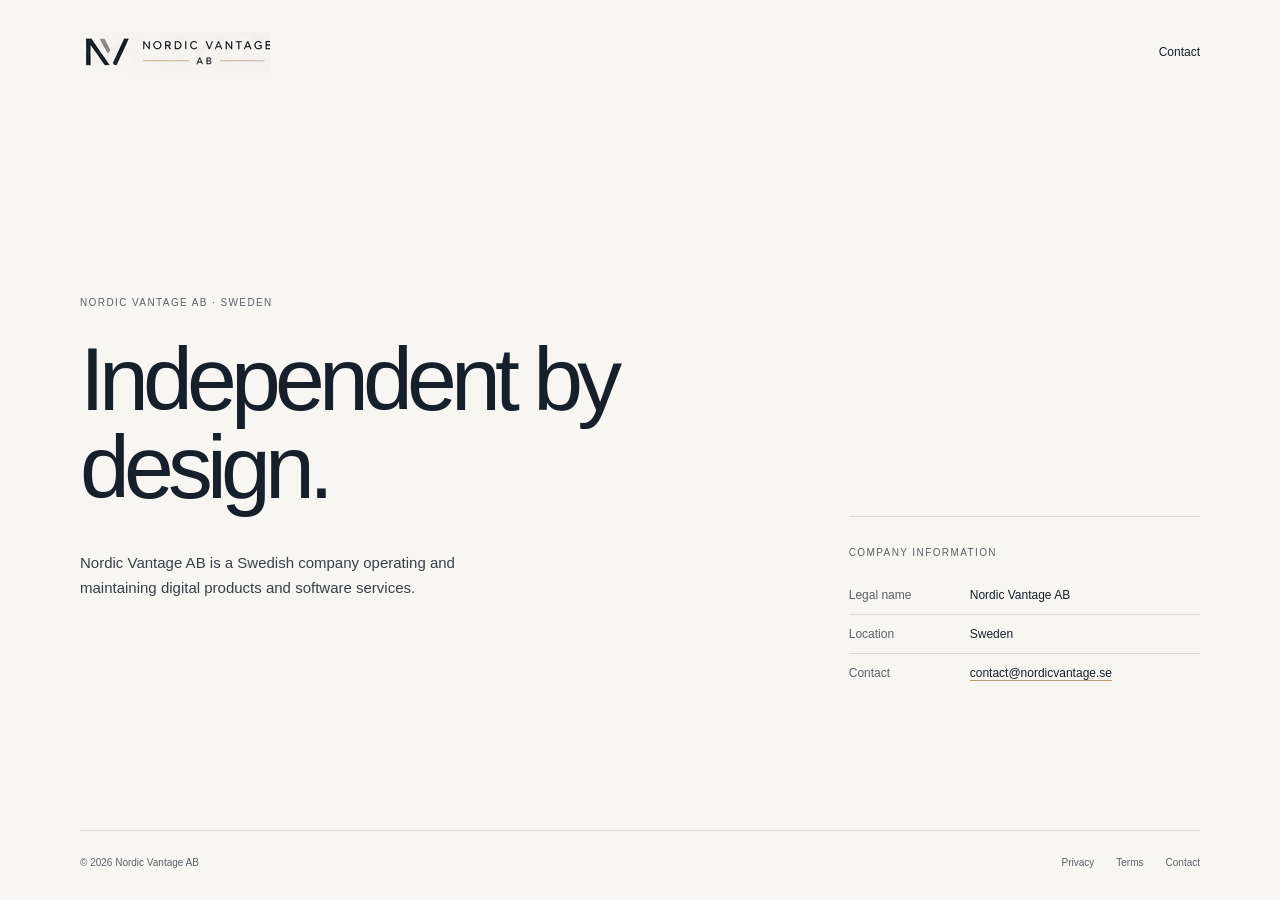
<file: index.html>
<!doctype html>
<html lang="en">
<head>
  <meta charset="utf-8">
  <meta name="viewport" content="width=device-width, initial-scale=1">
  <meta name="description" content="Nordic Vantage AB is an independent Swedish company.">
  <meta name="theme-color" content="#F7F6F3">
  <link rel="icon" href="assets/monogram-approved.png" type="image/png">
  <link rel="stylesheet" href="styles.css">
  <title>Nordic Vantage AB</title>
</head>
<body>
  <header class="site-header">
    <a class="brand" href="/" aria-label="Nordic Vantage AB home">
      <img src="assets/logo-approved.png" width="190" height="41" alt="Nordic Vantage AB">
    </a>
    <a class="contact-link" href="mailto:contact@nordicvantage.se">Contact</a>
  </header>

  <main>
    <section class="intro" aria-labelledby="page-title">
      <p class="eyebrow">Nordic Vantage AB · Sweden</p>
      <h1 id="page-title">Independent by design.</h1>
      <p class="summary">Nordic Vantage AB is a Swedish company operating and maintaining digital products and software services.</p>
    </section>

    <section class="company" aria-labelledby="company-title">
      <p class="eyebrow" id="company-title">Company information</p>
      <dl>
        <div><dt>Legal name</dt><dd>Nordic Vantage AB</dd></div>
        <div><dt>Location</dt><dd>Sweden</dd></div>
        <div><dt>Contact</dt><dd><a href="mailto:contact@nordicvantage.se">contact@nordicvantage.se</a></dd></div>
      </dl>
    </section>
  </main>

  <footer>
    <p>© <span id="year"></span> Nordic Vantage AB</p>
    <nav aria-label="Legal navigation">
      <a href="privacy.html">Privacy</a>
      <a href="terms.html">Terms</a>
      <a href="support.html">Contact</a>
    </nav>
  </footer>
  <script>document.querySelector('#year').textContent = new Date().getFullYear();</script>
</body>
</html>
</file>
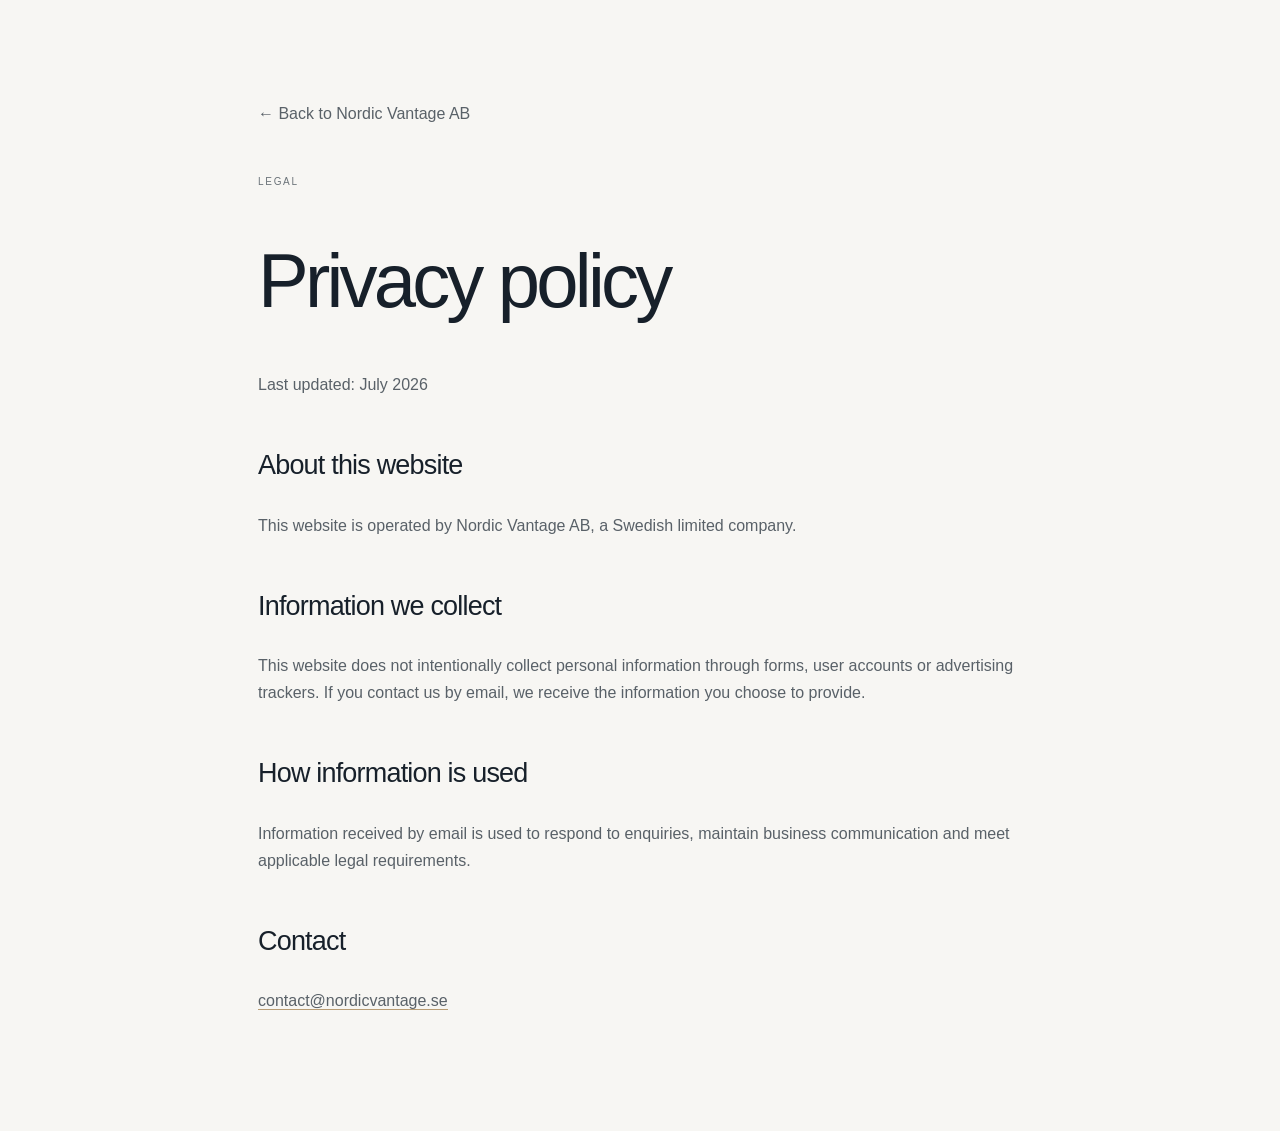
<file: privacy.html>
<!doctype html><html><head><meta charset="utf-8"><meta name="viewport" content="width=device-width,initial-scale=1"><title>Privacy Policy | Nordic Vantage AB</title><style>
:root{--ink:#17202A;--paper:#F7F6F3;--gold:#B89C74;--muted:#596168}
*{box-sizing:border-box}body{margin:0;background:var(--paper);color:var(--ink);font-family:Inter,-apple-system,BlinkMacSystemFont,"Segoe UI",Arial,sans-serif;line-height:1.7}
main{max-width:820px;margin:auto;padding:100px 28px}.back{display:inline-block;margin-bottom:46px;color:var(--muted);text-decoration:none}
.k{font-size:10px;letter-spacing:.17em;text-transform:uppercase;color:#6B7379}h1{font-size:clamp(50px,7vw,76px);font-weight:400;letter-spacing:-.05em;line-height:1.04}
h2{margin-top:45px;font-size:27px;font-weight:400;letter-spacing:-.03em}p{color:var(--muted)}a{color:inherit}.email{text-decoration:none;border-bottom:1px solid var(--gold)}
</style></head><body><main><a class="back" href="index.html">← Back to Nordic Vantage AB</a><div class="k">Legal</div><h1>Privacy policy</h1><p>Last updated: July 2026</p><h2>About this website</h2><p>This website is operated by Nordic Vantage AB, a Swedish limited company.</p><h2>Information we collect</h2><p>This website does not intentionally collect personal information through forms, user accounts or advertising trackers. If you contact us by email, we receive the information you choose to provide.</p><h2>How information is used</h2><p>Information received by email is used to respond to enquiries, maintain business communication and meet applicable legal requirements.</p><h2>Contact</h2><p><a class="email" href="mailto:contact@nordicvantage.se">contact@nordicvantage.se</a></p></main></body></html>
</file>
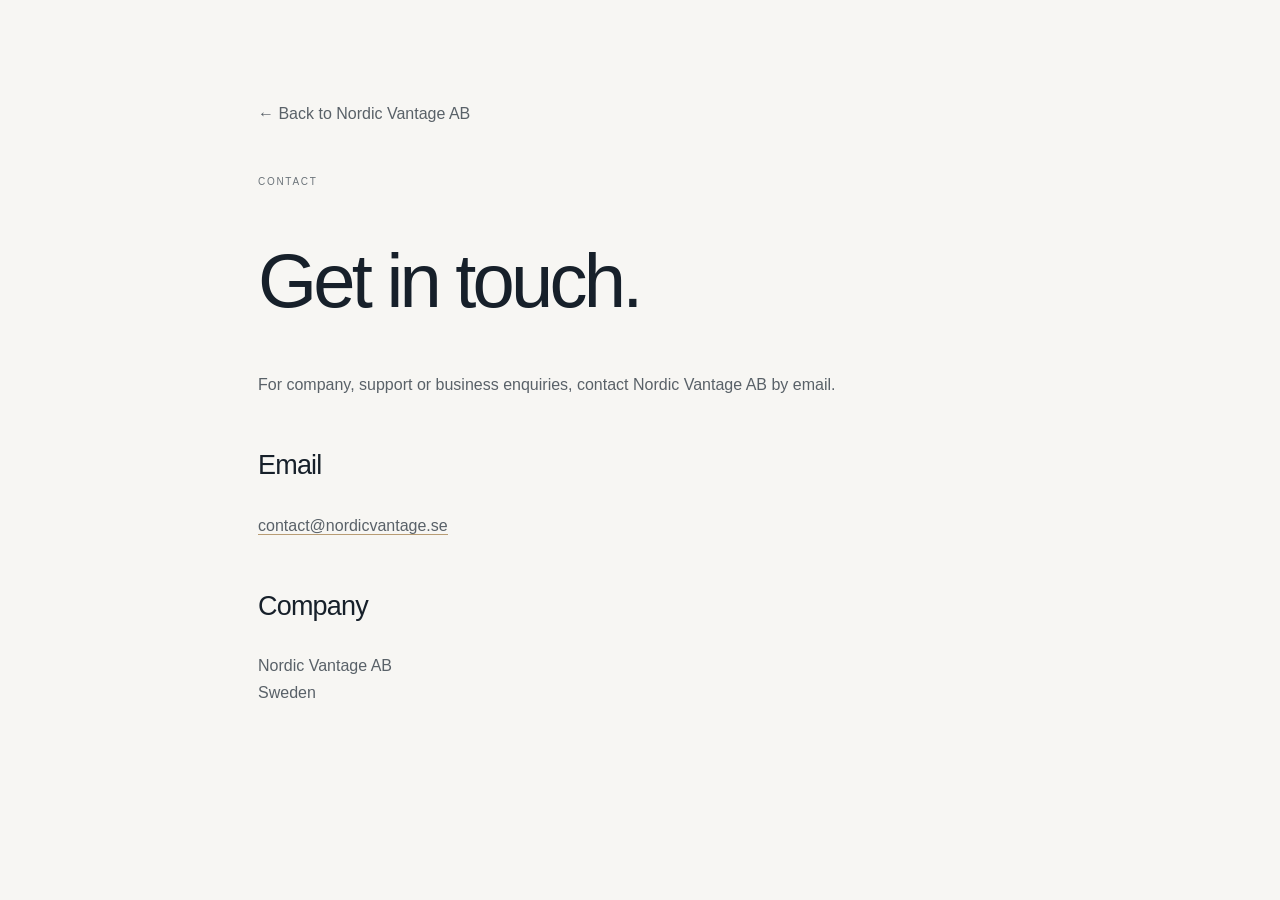
<file: support.html>
<!doctype html><html><head><meta charset="utf-8"><meta name="viewport" content="width=device-width,initial-scale=1"><title>Support | Nordic Vantage AB</title><style>
:root{--ink:#17202A;--paper:#F7F6F3;--gold:#B89C74;--muted:#596168}
*{box-sizing:border-box}body{margin:0;background:var(--paper);color:var(--ink);font-family:Inter,-apple-system,BlinkMacSystemFont,"Segoe UI",Arial,sans-serif;line-height:1.7}
main{max-width:820px;margin:auto;padding:100px 28px}.back{display:inline-block;margin-bottom:46px;color:var(--muted);text-decoration:none}
.k{font-size:10px;letter-spacing:.17em;text-transform:uppercase;color:#6B7379}h1{font-size:clamp(50px,7vw,76px);font-weight:400;letter-spacing:-.05em;line-height:1.04}
h2{margin-top:45px;font-size:27px;font-weight:400;letter-spacing:-.03em}p{color:var(--muted)}a{color:inherit}.email{text-decoration:none;border-bottom:1px solid var(--gold)}
</style></head><body><main><a class="back" href="index.html">← Back to Nordic Vantage AB</a><div class="k">Contact</div><h1>Get in touch.</h1><p>For company, support or business enquiries, contact Nordic Vantage AB by email.</p><h2>Email</h2><p><a class="email" href="mailto:contact@nordicvantage.se">contact@nordicvantage.se</a></p><h2>Company</h2><p>Nordic Vantage AB<br>Sweden</p></main></body></html>
</file>
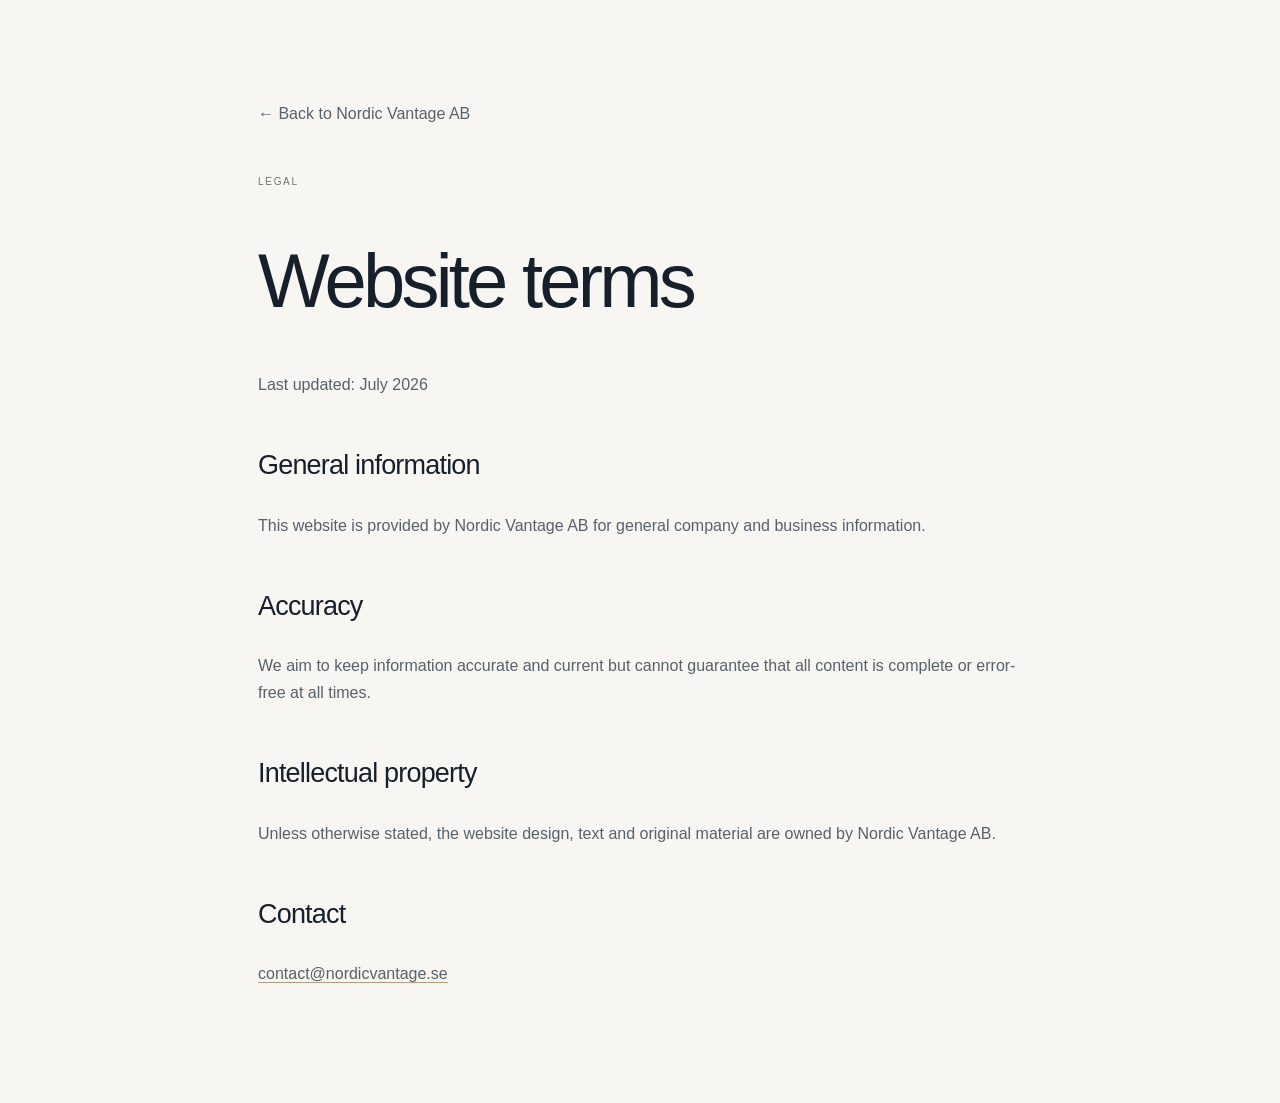
<file: terms.html>
<!doctype html><html><head><meta charset="utf-8"><meta name="viewport" content="width=device-width,initial-scale=1"><title>Terms | Nordic Vantage AB</title><style>
:root{--ink:#17202A;--paper:#F7F6F3;--gold:#B89C74;--muted:#596168}
*{box-sizing:border-box}body{margin:0;background:var(--paper);color:var(--ink);font-family:Inter,-apple-system,BlinkMacSystemFont,"Segoe UI",Arial,sans-serif;line-height:1.7}
main{max-width:820px;margin:auto;padding:100px 28px}.back{display:inline-block;margin-bottom:46px;color:var(--muted);text-decoration:none}
.k{font-size:10px;letter-spacing:.17em;text-transform:uppercase;color:#6B7379}h1{font-size:clamp(50px,7vw,76px);font-weight:400;letter-spacing:-.05em;line-height:1.04}
h2{margin-top:45px;font-size:27px;font-weight:400;letter-spacing:-.03em}p{color:var(--muted)}a{color:inherit}.email{text-decoration:none;border-bottom:1px solid var(--gold)}
</style></head><body><main><a class="back" href="index.html">← Back to Nordic Vantage AB</a><div class="k">Legal</div><h1>Website terms</h1><p>Last updated: July 2026</p><h2>General information</h2><p>This website is provided by Nordic Vantage AB for general company and business information.</p><h2>Accuracy</h2><p>We aim to keep information accurate and current but cannot guarantee that all content is complete or error-free at all times.</p><h2>Intellectual property</h2><p>Unless otherwise stated, the website design, text and original material are owned by Nordic Vantage AB.</p><h2>Contact</h2><p><a class="email" href="mailto:contact@nordicvantage.se">contact@nordicvantage.se</a></p></main></body></html>
</file>
<file: styles.css>
:root{--ink:#17202a;--paper:#f7f6f3;--gold:#b89c74;--line:rgba(23,32,42,.14);--muted:#596168;--max:1120px}*{box-sizing:border-box}html{background:var(--paper)}body{min-height:100vh;margin:0;color:var(--ink);background:var(--paper);font-family:Inter,-apple-system,BlinkMacSystemFont,"Segoe UI",Helvetica,Arial,sans-serif;-webkit-font-smoothing:antialiased;display:flex;flex-direction:column}.site-header,main,footer{width:min(calc(100% - 64px),var(--max));margin:0 auto}.site-header{height:104px;display:flex;align-items:center;justify-content:space-between}.brand img{display:block;width:190px;height:auto}.contact-link{font-size:12px;color:var(--ink);text-decoration:none}.contact-link:hover{text-decoration:underline;text-decoration-color:var(--gold);text-underline-offset:5px}main{flex:1;display:grid;grid-template-columns:1.45fr .75fr;gap:7vw;align-items:center;padding:8vh 0 12vh}.intro{max-width:630px}.eyebrow{margin:0 0 28px;color:var(--muted);font-size:10px;font-weight:500;letter-spacing:.14em;text-transform:uppercase}h1{max-width:560px;margin:0;font-size:clamp(52px,7vw,94px);font-weight:400;letter-spacing:-.065em;line-height:.98}.summary{max-width:410px;margin:38px 0 0;color:#374048;font-size:15px;line-height:1.7}.company{align-self:end;padding:30px 0;border-top:1px solid var(--line)}.company .eyebrow{margin-bottom:18px}dl{margin:0}dl div{display:grid;grid-template-columns:105px 1fr;gap:16px;padding:12px 0;border-top:1px solid var(--line)}dl div:first-child{border-top:0}dt,dd{margin:0;font-size:12px}dt{color:var(--muted)}dd a{color:inherit;text-decoration:none;border-bottom:1px solid var(--gold)}footer{display:flex;justify-content:space-between;gap:20px;padding:26px 0 32px;border-top:1px solid var(--line);font-size:10px;color:var(--muted)}footer p{margin:0}footer nav{display:flex;gap:22px}footer a{color:inherit;text-decoration:none}footer a:hover{text-decoration:underline}@media(max-width:700px){.site-header,main,footer{width:calc(100% - 48px)}.site-header{height:86px}.brand img{width:162px}main{display:block;padding:11vh 0 13vh}.summary{margin-top:30px}.company{margin-top:120px}footer{padding-bottom:25px;flex-direction:column;gap:12px}footer nav{gap:18px}}@media(prefers-reduced-motion:reduce){html{scroll-behavior:auto}}
</file>
